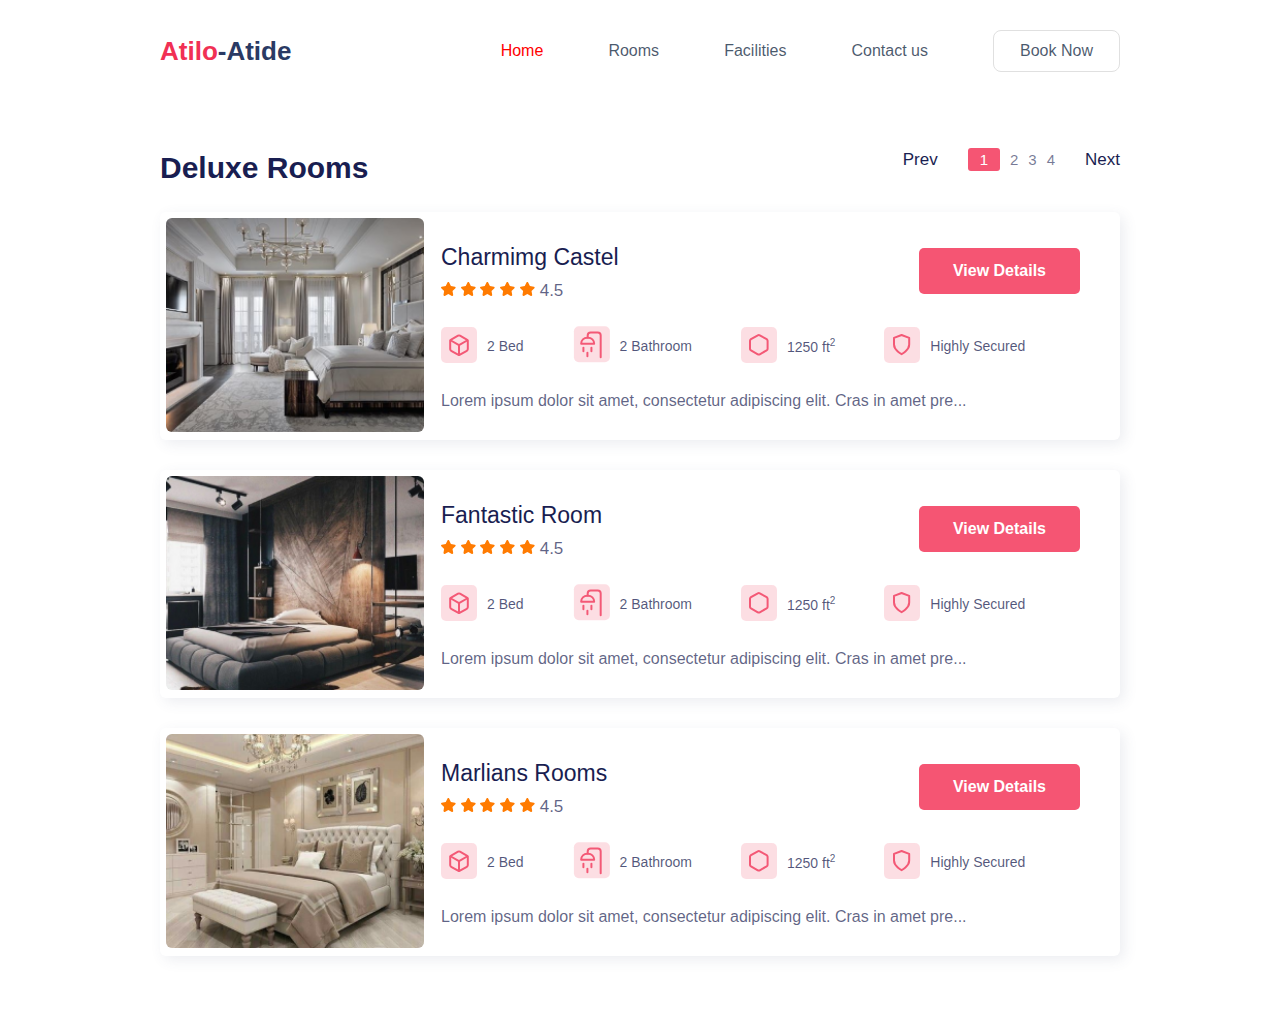
<file: rooms.html>
<!DOCTYPE html>
<html lang="en">
<head>
    <meta charset="UTF-8">
    <meta name="viewport" content="width=device-width, initial-scale=1.0">
    <link rel="stylesheet" href="./assets/css/style.css">
    <title>Rooms</title>
</head>
<body>

    <div class="body_">

        <nav>
            <div class="app_title_section">
                <h3><span>Atilo</span><span>-Atide</span></h3>
            </div>
            <div class="nav_tabs">
                <ul id="navTab">
                    <li ><a href="index.html" class="link_ active">Home</a></li>
                    <li><a href="./rooms.html" class="link_">Rooms</a></li>
                    <li><a href="./facility.html" class="link_">Facilities</a></li>
                    <li><a href="" class="link_">Contact us</a></li>
                    <li><a href="./rooms.html" class="link_">Book Now</a></li>
                </ul>
            </div>
        </nav>

        <div class="flex_u_2">
            <div class="_flex_start">
                <h2>Deluxe Rooms</h2>
            </div>
            <div class="_flex_end">
                <section class="paginator_">
                    <a href="">Prev</a>
                    <a href="" class="active">1</a>
                    <a href="">2</a>
                    <a href="">3</a>
                    <a href="">4</a>
                    <a href="">Next</a>
                </section>
            </div>
        </div>

        <div class="card__">
            <div class="card__flex">
                <div class="card__flex_img">
                    <img src="./assets/img/charming.png" alt="">
                </div>
                <div class="card__flex_details">
                    <div class="room_name">
                        <section class="name__">
                            <p>Charmimg Castel</p>
                            <span>
                                <svg width="15" height="14" viewBox="0 0 15 14" fill="none" xmlns="http://www.w3.org/2000/svg">
                                    <mask id="mask0" mask-type="alpha" maskUnits="userSpaceOnUse" x="0" y="0" width="15" height="14">
                                    <path d="M13.8843 4.62997L9.92743 4.05515L8.15713 0.469621C7.84726 -0.15654 6.8223 -0.15654 6.51242 0.469621L4.74304 4.05515L0.7853 4.62997C0.0362905 4.73906 -0.267164 5.66318 0.277404 6.19491L3.14142 8.98559L2.46576 12.9268C2.33832 13.6731 3.12309 14.2461 3.796 13.8931L7.33478 12.033L10.8745 13.894C11.5419 14.2433 12.3331 13.6795 12.2047 12.9277L11.529 8.98651L14.3931 6.19583C14.9367 5.66318 14.6333 4.73906 13.8843 4.62997Z" fill="black"/>
                                    </mask>
                                    <g mask="url(#mask0)">
                                    <path d="M13.8843 4.62997L9.92743 4.05515L8.15713 0.469621C7.84726 -0.15654 6.8223 -0.15654 6.51242 0.469621L4.74304 4.05515L0.7853 4.62997C0.0362905 4.73906 -0.267164 5.66318 0.277404 6.19491L3.14142 8.98559L2.46576 12.9268C2.33832 13.6731 3.12309 14.2461 3.796 13.8931L7.33478 12.033L10.8745 13.894C11.5419 14.2433 12.3331 13.6795 12.2047 12.9277L11.529 8.98651L14.3931 6.19583C14.9367 5.66318 14.6333 4.73906 13.8843 4.62997Z" fill="#7A869F"/>
                                    <rect x="-1" y="-3" width="17.073" height="18.3356" fill="#FF7B01"/>
                                    </g>
                                    </svg>
                            </span>
                            <span>
                                <svg width="15" height="14" viewBox="0 0 15 14" fill="none" xmlns="http://www.w3.org/2000/svg">
                                    <mask id="mask0" mask-type="alpha" maskUnits="userSpaceOnUse" x="0" y="0" width="15" height="14">
                                    <path d="M13.8843 4.62997L9.92743 4.05515L8.15713 0.469621C7.84726 -0.15654 6.8223 -0.15654 6.51242 0.469621L4.74304 4.05515L0.7853 4.62997C0.0362905 4.73906 -0.267164 5.66318 0.277404 6.19491L3.14142 8.98559L2.46576 12.9268C2.33832 13.6731 3.12309 14.2461 3.796 13.8931L7.33478 12.033L10.8745 13.894C11.5419 14.2433 12.3331 13.6795 12.2047 12.9277L11.529 8.98651L14.3931 6.19583C14.9367 5.66318 14.6333 4.73906 13.8843 4.62997Z" fill="black"/>
                                    </mask>
                                    <g mask="url(#mask0)">
                                    <path d="M13.8843 4.62997L9.92743 4.05515L8.15713 0.469621C7.84726 -0.15654 6.8223 -0.15654 6.51242 0.469621L4.74304 4.05515L0.7853 4.62997C0.0362905 4.73906 -0.267164 5.66318 0.277404 6.19491L3.14142 8.98559L2.46576 12.9268C2.33832 13.6731 3.12309 14.2461 3.796 13.8931L7.33478 12.033L10.8745 13.894C11.5419 14.2433 12.3331 13.6795 12.2047 12.9277L11.529 8.98651L14.3931 6.19583C14.9367 5.66318 14.6333 4.73906 13.8843 4.62997Z" fill="#7A869F"/>
                                    <rect x="-1" y="-3" width="17.073" height="18.3356" fill="#FF7B01"/>
                                    </g>
                                    </svg>
                            </span>
                            <span>
                                <svg width="15" height="14" viewBox="0 0 15 14" fill="none" xmlns="http://www.w3.org/2000/svg">
                                    <mask id="mask0" mask-type="alpha" maskUnits="userSpaceOnUse" x="0" y="0" width="15" height="14">
                                    <path d="M13.8843 4.62997L9.92743 4.05515L8.15713 0.469621C7.84726 -0.15654 6.8223 -0.15654 6.51242 0.469621L4.74304 4.05515L0.7853 4.62997C0.0362905 4.73906 -0.267164 5.66318 0.277404 6.19491L3.14142 8.98559L2.46576 12.9268C2.33832 13.6731 3.12309 14.2461 3.796 13.8931L7.33478 12.033L10.8745 13.894C11.5419 14.2433 12.3331 13.6795 12.2047 12.9277L11.529 8.98651L14.3931 6.19583C14.9367 5.66318 14.6333 4.73906 13.8843 4.62997Z" fill="black"/>
                                    </mask>
                                    <g mask="url(#mask0)">
                                    <path d="M13.8843 4.62997L9.92743 4.05515L8.15713 0.469621C7.84726 -0.15654 6.8223 -0.15654 6.51242 0.469621L4.74304 4.05515L0.7853 4.62997C0.0362905 4.73906 -0.267164 5.66318 0.277404 6.19491L3.14142 8.98559L2.46576 12.9268C2.33832 13.6731 3.12309 14.2461 3.796 13.8931L7.33478 12.033L10.8745 13.894C11.5419 14.2433 12.3331 13.6795 12.2047 12.9277L11.529 8.98651L14.3931 6.19583C14.9367 5.66318 14.6333 4.73906 13.8843 4.62997Z" fill="#7A869F"/>
                                    <rect x="-1" y="-3" width="17.073" height="18.3356" fill="#FF7B01"/>
                                    </g>
                                    </svg>
                            </span>
                            <span>
                                <svg width="15" height="14" viewBox="0 0 15 14" fill="none" xmlns="http://www.w3.org/2000/svg">
                                    <mask id="mask0" mask-type="alpha" maskUnits="userSpaceOnUse" x="0" y="0" width="15" height="14">
                                    <path d="M13.8843 4.62997L9.92743 4.05515L8.15713 0.469621C7.84726 -0.15654 6.8223 -0.15654 6.51242 0.469621L4.74304 4.05515L0.7853 4.62997C0.0362905 4.73906 -0.267164 5.66318 0.277404 6.19491L3.14142 8.98559L2.46576 12.9268C2.33832 13.6731 3.12309 14.2461 3.796 13.8931L7.33478 12.033L10.8745 13.894C11.5419 14.2433 12.3331 13.6795 12.2047 12.9277L11.529 8.98651L14.3931 6.19583C14.9367 5.66318 14.6333 4.73906 13.8843 4.62997Z" fill="black"/>
                                    </mask>
                                    <g mask="url(#mask0)">
                                    <path d="M13.8843 4.62997L9.92743 4.05515L8.15713 0.469621C7.84726 -0.15654 6.8223 -0.15654 6.51242 0.469621L4.74304 4.05515L0.7853 4.62997C0.0362905 4.73906 -0.267164 5.66318 0.277404 6.19491L3.14142 8.98559L2.46576 12.9268C2.33832 13.6731 3.12309 14.2461 3.796 13.8931L7.33478 12.033L10.8745 13.894C11.5419 14.2433 12.3331 13.6795 12.2047 12.9277L11.529 8.98651L14.3931 6.19583C14.9367 5.66318 14.6333 4.73906 13.8843 4.62997Z" fill="#7A869F"/>
                                    <rect x="-1" y="-3" width="17.073" height="18.3356" fill="#FF7B01"/>
                                    </g>
                                    </svg>
                            </span>
                            <span>
                                <svg width="15" height="14" viewBox="0 0 15 14" fill="none" xmlns="http://www.w3.org/2000/svg">
                                    <mask id="mask0" mask-type="alpha" maskUnits="userSpaceOnUse" x="0" y="0" width="15" height="14">
                                    <path d="M13.8843 4.62997L9.92743 4.05515L8.15713 0.469621C7.84726 -0.15654 6.8223 -0.15654 6.51242 0.469621L4.74304 4.05515L0.7853 4.62997C0.0362905 4.73906 -0.267164 5.66318 0.277404 6.19491L3.14142 8.98559L2.46576 12.9268C2.33832 13.6731 3.12309 14.2461 3.796 13.8931L7.33478 12.033L10.8745 13.894C11.5419 14.2433 12.3331 13.6795 12.2047 12.9277L11.529 8.98651L14.3931 6.19583C14.9367 5.66318 14.6333 4.73906 13.8843 4.62997Z" fill="black"/>
                                    </mask>
                                    <g mask="url(#mask0)">
                                    <path d="M13.8843 4.62997L9.92743 4.05515L8.15713 0.469621C7.84726 -0.15654 6.8223 -0.15654 6.51242 0.469621L4.74304 4.05515L0.7853 4.62997C0.0362905 4.73906 -0.267164 5.66318 0.277404 6.19491L3.14142 8.98559L2.46576 12.9268C2.33832 13.6731 3.12309 14.2461 3.796 13.8931L7.33478 12.033L10.8745 13.894C11.5419 14.2433 12.3331 13.6795 12.2047 12.9277L11.529 8.98651L14.3931 6.19583C14.9367 5.66318 14.6333 4.73906 13.8843 4.62997Z" fill="#7A869F"/>
                                    <rect x="-1" y="-3" width="17.073" height="18.3356" fill="#FF7B01"/>
                                    </g>
                                    </svg>
                            </span>
                            <span>4.5</span>
                        </section>
                        <a href="" class="view__" >View Details</a>
                    </div>

                    <div class="room_desc">
                        <section>
                            <span>
                                <svg width="36" height="36" viewBox="0 0 36 36" fill="none" xmlns="http://www.w3.org/2000/svg">
                                    <g opacity="0.8">
                                    <rect width="36" height="36" rx="5" fill="#F13054" fill-opacity="0.2"/>
                                    <path d="M26.8002 22.0868V14.2646C26.7998 13.9216 26.7093 13.5848 26.5377 13.2879C26.3661 12.991 26.1194 12.7445 25.8224 12.573L18.978 8.6619C18.6807 8.49026 18.3435 8.3999 18.0002 8.3999C17.6569 8.3999 17.3197 8.49026 17.0224 8.6619L10.178 12.573C9.88099 12.7445 9.63431 12.991 9.46269 13.2879C9.29107 13.5848 9.20055 13.9216 9.2002 14.2646V22.0868C9.20055 22.4297 9.29107 22.7665 9.46269 23.0634C9.63431 23.3603 9.88099 23.6069 10.178 23.7783L17.0224 27.6895C17.3197 27.8611 17.6569 27.9514 18.0002 27.9514C18.3435 27.9514 18.6807 27.8611 18.978 27.6895L25.8224 23.7783C26.1194 23.6069 26.3661 23.3603 26.5377 23.0634C26.7093 22.7665 26.7998 22.4297 26.8002 22.0868Z" stroke="#F13054" stroke-width="2" stroke-linecap="round" stroke-linejoin="round"/>
                                    <path d="M9.46289 13.2476L17.9989 18.1853L26.5349 13.2476" stroke="#F13054" stroke-width="2" stroke-linecap="round" stroke-linejoin="round"/>
                                    <path d="M18 28.0315V18.1755" stroke="#F13054" stroke-width="2" stroke-linecap="round" stroke-linejoin="round"/>
                                    </g>
                                    </svg>
                            </span>
                            <span>2 Bed</span>

                        </section>
                        <section>
                            <span>
                                <svg width="37" height="37" viewBox="0 0 37 37" fill="none" xmlns="http://www.w3.org/2000/svg">
                                    <g opacity="0.8">
                                    <rect x="0.923828" y="0.331543" width="36" height="36" rx="5" fill="#F13054" fill-opacity="0.2"/>
                                    <path d="M27.6875 31.1823V9.48071C27.6875 7.82386 26.3444 6.48071 24.6875 6.48071H17.6875C16.0306 6.48071 14.6875 7.82386 14.6875 9.48071V11.5617" stroke="#F13054" stroke-width="2" stroke-linecap="round" stroke-linejoin="round"/>
                                    <path d="M8.16016 17.644C8.16016 14.3303 10.8464 11.644 14.1602 11.644H15.1602C18.4739 11.644 21.1602 14.3303 21.1602 17.644V17.7164H8.16016V17.644Z" stroke="#F13054" stroke-width="2" stroke-linecap="round" stroke-linejoin="round"/>
                                    <line x1="10.4082" y1="21.634" x2="10.4082" y2="25.1371" stroke="#F13054" stroke-width="2" stroke-linecap="round" stroke-linejoin="round"/>
                                    <line x1="18.4082" y1="21.634" x2="18.4082" y2="25.1371" stroke="#F13054" stroke-width="2" stroke-linecap="round" stroke-linejoin="round"/>
                                    <line x1="14.4082" y1="26.6809" x2="14.4082" y2="30.184" stroke="#F13054" stroke-width="2" stroke-linecap="round" stroke-linejoin="round"/>
                                    </g>
                                </svg>
                                    
                            </span>
                            <span>2 Bathroom</span>

                        </section>
                        <section>
                            <span>
                                <svg width="36" height="36" viewBox="0 0 36 36" fill="none" xmlns="http://www.w3.org/2000/svg">
                                    <g opacity="0.8">
                                    <rect width="36" height="36" rx="5" fill="#F13054" fill-opacity="0.2"/>
                                    <path d="M26.6 21.6869V13.8647C26.5996 13.5217 26.5091 13.1849 26.3375 12.888C26.1659 12.5911 25.9192 12.3446 25.6222 12.1731L18.7778 8.26199C18.4805 8.09036 18.1433 8 17.8 8C17.4567 8 17.1195 8.09036 16.8222 8.26199L9.97778 12.1731C9.68079 12.3446 9.43411 12.5911 9.2625 12.888C9.09088 13.1849 9.00035 13.5217 9 13.8647V21.6869C9.00035 22.0298 9.09088 22.3666 9.2625 22.6635C9.43411 22.9604 9.68079 23.207 9.97778 23.3784L16.8222 27.2896C17.1195 27.4612 17.4567 27.5515 17.8 27.5515C18.1433 27.5515 18.4805 27.4612 18.7778 27.2896L25.6222 23.3784C25.9192 23.207 26.1659 22.9604 26.3375 22.6635C26.5091 22.3666 26.5996 22.0298 26.6 21.6869Z" stroke="#F13054" stroke-width="2" stroke-linecap="round" stroke-linejoin="round"/>
                                    </g>
                                    </svg>
                            </span>
                            <span>1250 ft<sup>2</sup> </p>

                        </section>
                        <section>
                            <span>
                                <svg width="36" height="36" viewBox="0 0 36 36" fill="none" xmlns="http://www.w3.org/2000/svg">
                                    <g opacity="0.8">
                                    <rect width="36" height="36" rx="5" fill="#F13054" fill-opacity="0.2"/>
                                    <path d="M17.6 27.2C17.6 27.2 25.2 23.36 25.2 17.6V10.88L17.6 8L10 10.88V17.6C10 23.36 17.6 27.2 17.6 27.2Z" stroke="#F13054" stroke-width="2" stroke-linecap="round" stroke-linejoin="round"/>
                                    </g>
                                    </svg>
                            </span>
                            <span>Highly Secured</span>

                        </section>
                    </div>

                    <div class="write_up">
                        <p>
                            Lorem ipsum dolor sit amet, consectetur adipiscing elit. Cras in amet pre...
                        </p>
                    </div>

                </div>
            </div>

        </div>

        <div class="card__">
            <div class="card__flex">
                <div class="card__flex_img">
                    <img src="./assets/img/fantastic.png" alt="">
                </div>
                <div class="card__flex_details">
                    <div class="room_name">
                        <section class="name__">
                            <p>Fantastic Room</p>
                            <span>
                                <svg width="15" height="14" viewBox="0 0 15 14" fill="none" xmlns="http://www.w3.org/2000/svg">
                                    <mask id="mask0" mask-type="alpha" maskUnits="userSpaceOnUse" x="0" y="0" width="15" height="14">
                                    <path d="M13.8843 4.62997L9.92743 4.05515L8.15713 0.469621C7.84726 -0.15654 6.8223 -0.15654 6.51242 0.469621L4.74304 4.05515L0.7853 4.62997C0.0362905 4.73906 -0.267164 5.66318 0.277404 6.19491L3.14142 8.98559L2.46576 12.9268C2.33832 13.6731 3.12309 14.2461 3.796 13.8931L7.33478 12.033L10.8745 13.894C11.5419 14.2433 12.3331 13.6795 12.2047 12.9277L11.529 8.98651L14.3931 6.19583C14.9367 5.66318 14.6333 4.73906 13.8843 4.62997Z" fill="black"/>
                                    </mask>
                                    <g mask="url(#mask0)">
                                    <path d="M13.8843 4.62997L9.92743 4.05515L8.15713 0.469621C7.84726 -0.15654 6.8223 -0.15654 6.51242 0.469621L4.74304 4.05515L0.7853 4.62997C0.0362905 4.73906 -0.267164 5.66318 0.277404 6.19491L3.14142 8.98559L2.46576 12.9268C2.33832 13.6731 3.12309 14.2461 3.796 13.8931L7.33478 12.033L10.8745 13.894C11.5419 14.2433 12.3331 13.6795 12.2047 12.9277L11.529 8.98651L14.3931 6.19583C14.9367 5.66318 14.6333 4.73906 13.8843 4.62997Z" fill="#7A869F"/>
                                    <rect x="-1" y="-3" width="17.073" height="18.3356" fill="#FF7B01"/>
                                    </g>
                                    </svg>
                            </span>
                            <span>
                                <svg width="15" height="14" viewBox="0 0 15 14" fill="none" xmlns="http://www.w3.org/2000/svg">
                                    <mask id="mask0" mask-type="alpha" maskUnits="userSpaceOnUse" x="0" y="0" width="15" height="14">
                                    <path d="M13.8843 4.62997L9.92743 4.05515L8.15713 0.469621C7.84726 -0.15654 6.8223 -0.15654 6.51242 0.469621L4.74304 4.05515L0.7853 4.62997C0.0362905 4.73906 -0.267164 5.66318 0.277404 6.19491L3.14142 8.98559L2.46576 12.9268C2.33832 13.6731 3.12309 14.2461 3.796 13.8931L7.33478 12.033L10.8745 13.894C11.5419 14.2433 12.3331 13.6795 12.2047 12.9277L11.529 8.98651L14.3931 6.19583C14.9367 5.66318 14.6333 4.73906 13.8843 4.62997Z" fill="black"/>
                                    </mask>
                                    <g mask="url(#mask0)">
                                    <path d="M13.8843 4.62997L9.92743 4.05515L8.15713 0.469621C7.84726 -0.15654 6.8223 -0.15654 6.51242 0.469621L4.74304 4.05515L0.7853 4.62997C0.0362905 4.73906 -0.267164 5.66318 0.277404 6.19491L3.14142 8.98559L2.46576 12.9268C2.33832 13.6731 3.12309 14.2461 3.796 13.8931L7.33478 12.033L10.8745 13.894C11.5419 14.2433 12.3331 13.6795 12.2047 12.9277L11.529 8.98651L14.3931 6.19583C14.9367 5.66318 14.6333 4.73906 13.8843 4.62997Z" fill="#7A869F"/>
                                    <rect x="-1" y="-3" width="17.073" height="18.3356" fill="#FF7B01"/>
                                    </g>
                                    </svg>
                            </span>
                            <span>
                                <svg width="15" height="14" viewBox="0 0 15 14" fill="none" xmlns="http://www.w3.org/2000/svg">
                                    <mask id="mask0" mask-type="alpha" maskUnits="userSpaceOnUse" x="0" y="0" width="15" height="14">
                                    <path d="M13.8843 4.62997L9.92743 4.05515L8.15713 0.469621C7.84726 -0.15654 6.8223 -0.15654 6.51242 0.469621L4.74304 4.05515L0.7853 4.62997C0.0362905 4.73906 -0.267164 5.66318 0.277404 6.19491L3.14142 8.98559L2.46576 12.9268C2.33832 13.6731 3.12309 14.2461 3.796 13.8931L7.33478 12.033L10.8745 13.894C11.5419 14.2433 12.3331 13.6795 12.2047 12.9277L11.529 8.98651L14.3931 6.19583C14.9367 5.66318 14.6333 4.73906 13.8843 4.62997Z" fill="black"/>
                                    </mask>
                                    <g mask="url(#mask0)">
                                    <path d="M13.8843 4.62997L9.92743 4.05515L8.15713 0.469621C7.84726 -0.15654 6.8223 -0.15654 6.51242 0.469621L4.74304 4.05515L0.7853 4.62997C0.0362905 4.73906 -0.267164 5.66318 0.277404 6.19491L3.14142 8.98559L2.46576 12.9268C2.33832 13.6731 3.12309 14.2461 3.796 13.8931L7.33478 12.033L10.8745 13.894C11.5419 14.2433 12.3331 13.6795 12.2047 12.9277L11.529 8.98651L14.3931 6.19583C14.9367 5.66318 14.6333 4.73906 13.8843 4.62997Z" fill="#7A869F"/>
                                    <rect x="-1" y="-3" width="17.073" height="18.3356" fill="#FF7B01"/>
                                    </g>
                                    </svg>
                            </span>
                            <span>
                                <svg width="15" height="14" viewBox="0 0 15 14" fill="none" xmlns="http://www.w3.org/2000/svg">
                                    <mask id="mask0" mask-type="alpha" maskUnits="userSpaceOnUse" x="0" y="0" width="15" height="14">
                                    <path d="M13.8843 4.62997L9.92743 4.05515L8.15713 0.469621C7.84726 -0.15654 6.8223 -0.15654 6.51242 0.469621L4.74304 4.05515L0.7853 4.62997C0.0362905 4.73906 -0.267164 5.66318 0.277404 6.19491L3.14142 8.98559L2.46576 12.9268C2.33832 13.6731 3.12309 14.2461 3.796 13.8931L7.33478 12.033L10.8745 13.894C11.5419 14.2433 12.3331 13.6795 12.2047 12.9277L11.529 8.98651L14.3931 6.19583C14.9367 5.66318 14.6333 4.73906 13.8843 4.62997Z" fill="black"/>
                                    </mask>
                                    <g mask="url(#mask0)">
                                    <path d="M13.8843 4.62997L9.92743 4.05515L8.15713 0.469621C7.84726 -0.15654 6.8223 -0.15654 6.51242 0.469621L4.74304 4.05515L0.7853 4.62997C0.0362905 4.73906 -0.267164 5.66318 0.277404 6.19491L3.14142 8.98559L2.46576 12.9268C2.33832 13.6731 3.12309 14.2461 3.796 13.8931L7.33478 12.033L10.8745 13.894C11.5419 14.2433 12.3331 13.6795 12.2047 12.9277L11.529 8.98651L14.3931 6.19583C14.9367 5.66318 14.6333 4.73906 13.8843 4.62997Z" fill="#7A869F"/>
                                    <rect x="-1" y="-3" width="17.073" height="18.3356" fill="#FF7B01"/>
                                    </g>
                                    </svg>
                            </span>
                            <span>
                                <svg width="15" height="14" viewBox="0 0 15 14" fill="none" xmlns="http://www.w3.org/2000/svg">
                                    <mask id="mask0" mask-type="alpha" maskUnits="userSpaceOnUse" x="0" y="0" width="15" height="14">
                                    <path d="M13.8843 4.62997L9.92743 4.05515L8.15713 0.469621C7.84726 -0.15654 6.8223 -0.15654 6.51242 0.469621L4.74304 4.05515L0.7853 4.62997C0.0362905 4.73906 -0.267164 5.66318 0.277404 6.19491L3.14142 8.98559L2.46576 12.9268C2.33832 13.6731 3.12309 14.2461 3.796 13.8931L7.33478 12.033L10.8745 13.894C11.5419 14.2433 12.3331 13.6795 12.2047 12.9277L11.529 8.98651L14.3931 6.19583C14.9367 5.66318 14.6333 4.73906 13.8843 4.62997Z" fill="black"/>
                                    </mask>
                                    <g mask="url(#mask0)">
                                    <path d="M13.8843 4.62997L9.92743 4.05515L8.15713 0.469621C7.84726 -0.15654 6.8223 -0.15654 6.51242 0.469621L4.74304 4.05515L0.7853 4.62997C0.0362905 4.73906 -0.267164 5.66318 0.277404 6.19491L3.14142 8.98559L2.46576 12.9268C2.33832 13.6731 3.12309 14.2461 3.796 13.8931L7.33478 12.033L10.8745 13.894C11.5419 14.2433 12.3331 13.6795 12.2047 12.9277L11.529 8.98651L14.3931 6.19583C14.9367 5.66318 14.6333 4.73906 13.8843 4.62997Z" fill="#7A869F"/>
                                    <rect x="-1" y="-3" width="17.073" height="18.3356" fill="#FF7B01"/>
                                    </g>
                                    </svg>
                            </span>
                            <span>4.5</span>
                        </section>
                        <a href="" class="view__" >View Details</a>
                    </div>

                    <div class="room_desc">
                        <section>
                            <span>
                                <svg width="36" height="36" viewBox="0 0 36 36" fill="none" xmlns="http://www.w3.org/2000/svg">
                                    <g opacity="0.8">
                                    <rect width="36" height="36" rx="5" fill="#F13054" fill-opacity="0.2"/>
                                    <path d="M26.8002 22.0868V14.2646C26.7998 13.9216 26.7093 13.5848 26.5377 13.2879C26.3661 12.991 26.1194 12.7445 25.8224 12.573L18.978 8.6619C18.6807 8.49026 18.3435 8.3999 18.0002 8.3999C17.6569 8.3999 17.3197 8.49026 17.0224 8.6619L10.178 12.573C9.88099 12.7445 9.63431 12.991 9.46269 13.2879C9.29107 13.5848 9.20055 13.9216 9.2002 14.2646V22.0868C9.20055 22.4297 9.29107 22.7665 9.46269 23.0634C9.63431 23.3603 9.88099 23.6069 10.178 23.7783L17.0224 27.6895C17.3197 27.8611 17.6569 27.9514 18.0002 27.9514C18.3435 27.9514 18.6807 27.8611 18.978 27.6895L25.8224 23.7783C26.1194 23.6069 26.3661 23.3603 26.5377 23.0634C26.7093 22.7665 26.7998 22.4297 26.8002 22.0868Z" stroke="#F13054" stroke-width="2" stroke-linecap="round" stroke-linejoin="round"/>
                                    <path d="M9.46289 13.2476L17.9989 18.1853L26.5349 13.2476" stroke="#F13054" stroke-width="2" stroke-linecap="round" stroke-linejoin="round"/>
                                    <path d="M18 28.0315V18.1755" stroke="#F13054" stroke-width="2" stroke-linecap="round" stroke-linejoin="round"/>
                                    </g>
                                    </svg>
                            </span>
                            <span>2 Bed</span>

                        </section>
                        <section>
                            <span>
                                <svg width="37" height="37" viewBox="0 0 37 37" fill="none" xmlns="http://www.w3.org/2000/svg">
                                    <g opacity="0.8">
                                    <rect x="0.923828" y="0.331543" width="36" height="36" rx="5" fill="#F13054" fill-opacity="0.2"/>
                                    <path d="M27.6875 31.1823V9.48071C27.6875 7.82386 26.3444 6.48071 24.6875 6.48071H17.6875C16.0306 6.48071 14.6875 7.82386 14.6875 9.48071V11.5617" stroke="#F13054" stroke-width="2" stroke-linecap="round" stroke-linejoin="round"/>
                                    <path d="M8.16016 17.644C8.16016 14.3303 10.8464 11.644 14.1602 11.644H15.1602C18.4739 11.644 21.1602 14.3303 21.1602 17.644V17.7164H8.16016V17.644Z" stroke="#F13054" stroke-width="2" stroke-linecap="round" stroke-linejoin="round"/>
                                    <line x1="10.4082" y1="21.634" x2="10.4082" y2="25.1371" stroke="#F13054" stroke-width="2" stroke-linecap="round" stroke-linejoin="round"/>
                                    <line x1="18.4082" y1="21.634" x2="18.4082" y2="25.1371" stroke="#F13054" stroke-width="2" stroke-linecap="round" stroke-linejoin="round"/>
                                    <line x1="14.4082" y1="26.6809" x2="14.4082" y2="30.184" stroke="#F13054" stroke-width="2" stroke-linecap="round" stroke-linejoin="round"/>
                                    </g>
                                </svg>
                                    
                            </span>
                            <span>2 Bathroom</span>

                        </section>
                        <section>
                            <span>
                                <svg width="36" height="36" viewBox="0 0 36 36" fill="none" xmlns="http://www.w3.org/2000/svg">
                                    <g opacity="0.8">
                                    <rect width="36" height="36" rx="5" fill="#F13054" fill-opacity="0.2"/>
                                    <path d="M26.6 21.6869V13.8647C26.5996 13.5217 26.5091 13.1849 26.3375 12.888C26.1659 12.5911 25.9192 12.3446 25.6222 12.1731L18.7778 8.26199C18.4805 8.09036 18.1433 8 17.8 8C17.4567 8 17.1195 8.09036 16.8222 8.26199L9.97778 12.1731C9.68079 12.3446 9.43411 12.5911 9.2625 12.888C9.09088 13.1849 9.00035 13.5217 9 13.8647V21.6869C9.00035 22.0298 9.09088 22.3666 9.2625 22.6635C9.43411 22.9604 9.68079 23.207 9.97778 23.3784L16.8222 27.2896C17.1195 27.4612 17.4567 27.5515 17.8 27.5515C18.1433 27.5515 18.4805 27.4612 18.7778 27.2896L25.6222 23.3784C25.9192 23.207 26.1659 22.9604 26.3375 22.6635C26.5091 22.3666 26.5996 22.0298 26.6 21.6869Z" stroke="#F13054" stroke-width="2" stroke-linecap="round" stroke-linejoin="round"/>
                                    </g>
                                    </svg>
                            </span>
                            <span>1250 ft<sup>2</sup> </p>

                        </section>
                        <section>
                            <span>
                                <svg width="36" height="36" viewBox="0 0 36 36" fill="none" xmlns="http://www.w3.org/2000/svg">
                                    <g opacity="0.8">
                                    <rect width="36" height="36" rx="5" fill="#F13054" fill-opacity="0.2"/>
                                    <path d="M17.6 27.2C17.6 27.2 25.2 23.36 25.2 17.6V10.88L17.6 8L10 10.88V17.6C10 23.36 17.6 27.2 17.6 27.2Z" stroke="#F13054" stroke-width="2" stroke-linecap="round" stroke-linejoin="round"/>
                                    </g>
                                    </svg>
                            </span>
                            <span>Highly Secured</span>

                        </section>
                    </div>

                    <div class="write_up">
                        <p>
                            Lorem ipsum dolor sit amet, consectetur adipiscing elit. Cras in amet pre...
                        </p>
                    </div>

                </div>
            </div>

        </div>

        <div class="card__">
            <div class="card__flex">
                <div class="card__flex_img">
                    <img src="./assets/img/marlians.png" alt="">
                </div>
                <div class="card__flex_details">
                    <div class="room_name">
                        <section class="name__">
                            <p>Marlians Rooms</p>
                            <span>
                                <svg width="15" height="14" viewBox="0 0 15 14" fill="none" xmlns="http://www.w3.org/2000/svg">
                                    <mask id="mask0" mask-type="alpha" maskUnits="userSpaceOnUse" x="0" y="0" width="15" height="14">
                                    <path d="M13.8843 4.62997L9.92743 4.05515L8.15713 0.469621C7.84726 -0.15654 6.8223 -0.15654 6.51242 0.469621L4.74304 4.05515L0.7853 4.62997C0.0362905 4.73906 -0.267164 5.66318 0.277404 6.19491L3.14142 8.98559L2.46576 12.9268C2.33832 13.6731 3.12309 14.2461 3.796 13.8931L7.33478 12.033L10.8745 13.894C11.5419 14.2433 12.3331 13.6795 12.2047 12.9277L11.529 8.98651L14.3931 6.19583C14.9367 5.66318 14.6333 4.73906 13.8843 4.62997Z" fill="black"/>
                                    </mask>
                                    <g mask="url(#mask0)">
                                    <path d="M13.8843 4.62997L9.92743 4.05515L8.15713 0.469621C7.84726 -0.15654 6.8223 -0.15654 6.51242 0.469621L4.74304 4.05515L0.7853 4.62997C0.0362905 4.73906 -0.267164 5.66318 0.277404 6.19491L3.14142 8.98559L2.46576 12.9268C2.33832 13.6731 3.12309 14.2461 3.796 13.8931L7.33478 12.033L10.8745 13.894C11.5419 14.2433 12.3331 13.6795 12.2047 12.9277L11.529 8.98651L14.3931 6.19583C14.9367 5.66318 14.6333 4.73906 13.8843 4.62997Z" fill="#7A869F"/>
                                    <rect x="-1" y="-3" width="17.073" height="18.3356" fill="#FF7B01"/>
                                    </g>
                                    </svg>
                            </span>
                            <span>
                                <svg width="15" height="14" viewBox="0 0 15 14" fill="none" xmlns="http://www.w3.org/2000/svg">
                                    <mask id="mask0" mask-type="alpha" maskUnits="userSpaceOnUse" x="0" y="0" width="15" height="14">
                                    <path d="M13.8843 4.62997L9.92743 4.05515L8.15713 0.469621C7.84726 -0.15654 6.8223 -0.15654 6.51242 0.469621L4.74304 4.05515L0.7853 4.62997C0.0362905 4.73906 -0.267164 5.66318 0.277404 6.19491L3.14142 8.98559L2.46576 12.9268C2.33832 13.6731 3.12309 14.2461 3.796 13.8931L7.33478 12.033L10.8745 13.894C11.5419 14.2433 12.3331 13.6795 12.2047 12.9277L11.529 8.98651L14.3931 6.19583C14.9367 5.66318 14.6333 4.73906 13.8843 4.62997Z" fill="black"/>
                                    </mask>
                                    <g mask="url(#mask0)">
                                    <path d="M13.8843 4.62997L9.92743 4.05515L8.15713 0.469621C7.84726 -0.15654 6.8223 -0.15654 6.51242 0.469621L4.74304 4.05515L0.7853 4.62997C0.0362905 4.73906 -0.267164 5.66318 0.277404 6.19491L3.14142 8.98559L2.46576 12.9268C2.33832 13.6731 3.12309 14.2461 3.796 13.8931L7.33478 12.033L10.8745 13.894C11.5419 14.2433 12.3331 13.6795 12.2047 12.9277L11.529 8.98651L14.3931 6.19583C14.9367 5.66318 14.6333 4.73906 13.8843 4.62997Z" fill="#7A869F"/>
                                    <rect x="-1" y="-3" width="17.073" height="18.3356" fill="#FF7B01"/>
                                    </g>
                                    </svg>
                            </span>
                            <span>
                                <svg width="15" height="14" viewBox="0 0 15 14" fill="none" xmlns="http://www.w3.org/2000/svg">
                                    <mask id="mask0" mask-type="alpha" maskUnits="userSpaceOnUse" x="0" y="0" width="15" height="14">
                                    <path d="M13.8843 4.62997L9.92743 4.05515L8.15713 0.469621C7.84726 -0.15654 6.8223 -0.15654 6.51242 0.469621L4.74304 4.05515L0.7853 4.62997C0.0362905 4.73906 -0.267164 5.66318 0.277404 6.19491L3.14142 8.98559L2.46576 12.9268C2.33832 13.6731 3.12309 14.2461 3.796 13.8931L7.33478 12.033L10.8745 13.894C11.5419 14.2433 12.3331 13.6795 12.2047 12.9277L11.529 8.98651L14.3931 6.19583C14.9367 5.66318 14.6333 4.73906 13.8843 4.62997Z" fill="black"/>
                                    </mask>
                                    <g mask="url(#mask0)">
                                    <path d="M13.8843 4.62997L9.92743 4.05515L8.15713 0.469621C7.84726 -0.15654 6.8223 -0.15654 6.51242 0.469621L4.74304 4.05515L0.7853 4.62997C0.0362905 4.73906 -0.267164 5.66318 0.277404 6.19491L3.14142 8.98559L2.46576 12.9268C2.33832 13.6731 3.12309 14.2461 3.796 13.8931L7.33478 12.033L10.8745 13.894C11.5419 14.2433 12.3331 13.6795 12.2047 12.9277L11.529 8.98651L14.3931 6.19583C14.9367 5.66318 14.6333 4.73906 13.8843 4.62997Z" fill="#7A869F"/>
                                    <rect x="-1" y="-3" width="17.073" height="18.3356" fill="#FF7B01"/>
                                    </g>
                                    </svg>
                            </span>
                            <span>
                                <svg width="15" height="14" viewBox="0 0 15 14" fill="none" xmlns="http://www.w3.org/2000/svg">
                                    <mask id="mask0" mask-type="alpha" maskUnits="userSpaceOnUse" x="0" y="0" width="15" height="14">
                                    <path d="M13.8843 4.62997L9.92743 4.05515L8.15713 0.469621C7.84726 -0.15654 6.8223 -0.15654 6.51242 0.469621L4.74304 4.05515L0.7853 4.62997C0.0362905 4.73906 -0.267164 5.66318 0.277404 6.19491L3.14142 8.98559L2.46576 12.9268C2.33832 13.6731 3.12309 14.2461 3.796 13.8931L7.33478 12.033L10.8745 13.894C11.5419 14.2433 12.3331 13.6795 12.2047 12.9277L11.529 8.98651L14.3931 6.19583C14.9367 5.66318 14.6333 4.73906 13.8843 4.62997Z" fill="black"/>
                                    </mask>
                                    <g mask="url(#mask0)">
                                    <path d="M13.8843 4.62997L9.92743 4.05515L8.15713 0.469621C7.84726 -0.15654 6.8223 -0.15654 6.51242 0.469621L4.74304 4.05515L0.7853 4.62997C0.0362905 4.73906 -0.267164 5.66318 0.277404 6.19491L3.14142 8.98559L2.46576 12.9268C2.33832 13.6731 3.12309 14.2461 3.796 13.8931L7.33478 12.033L10.8745 13.894C11.5419 14.2433 12.3331 13.6795 12.2047 12.9277L11.529 8.98651L14.3931 6.19583C14.9367 5.66318 14.6333 4.73906 13.8843 4.62997Z" fill="#7A869F"/>
                                    <rect x="-1" y="-3" width="17.073" height="18.3356" fill="#FF7B01"/>
                                    </g>
                                    </svg>
                            </span>
                            <span>
                                <svg width="15" height="14" viewBox="0 0 15 14" fill="none" xmlns="http://www.w3.org/2000/svg">
                                    <mask id="mask0" mask-type="alpha" maskUnits="userSpaceOnUse" x="0" y="0" width="15" height="14">
                                    <path d="M13.8843 4.62997L9.92743 4.05515L8.15713 0.469621C7.84726 -0.15654 6.8223 -0.15654 6.51242 0.469621L4.74304 4.05515L0.7853 4.62997C0.0362905 4.73906 -0.267164 5.66318 0.277404 6.19491L3.14142 8.98559L2.46576 12.9268C2.33832 13.6731 3.12309 14.2461 3.796 13.8931L7.33478 12.033L10.8745 13.894C11.5419 14.2433 12.3331 13.6795 12.2047 12.9277L11.529 8.98651L14.3931 6.19583C14.9367 5.66318 14.6333 4.73906 13.8843 4.62997Z" fill="black"/>
                                    </mask>
                                    <g mask="url(#mask0)">
                                    <path d="M13.8843 4.62997L9.92743 4.05515L8.15713 0.469621C7.84726 -0.15654 6.8223 -0.15654 6.51242 0.469621L4.74304 4.05515L0.7853 4.62997C0.0362905 4.73906 -0.267164 5.66318 0.277404 6.19491L3.14142 8.98559L2.46576 12.9268C2.33832 13.6731 3.12309 14.2461 3.796 13.8931L7.33478 12.033L10.8745 13.894C11.5419 14.2433 12.3331 13.6795 12.2047 12.9277L11.529 8.98651L14.3931 6.19583C14.9367 5.66318 14.6333 4.73906 13.8843 4.62997Z" fill="#7A869F"/>
                                    <rect x="-1" y="-3" width="17.073" height="18.3356" fill="#FF7B01"/>
                                    </g>
                                    </svg>
                            </span>
                            <span>4.5</span>
                        </section>
                        <a href="" class="view__" >View Details</a>
                    </div>

                    <div class="room_desc">
                        <section>
                            <span>
                                <svg width="36" height="36" viewBox="0 0 36 36" fill="none" xmlns="http://www.w3.org/2000/svg">
                                    <g opacity="0.8">
                                    <rect width="36" height="36" rx="5" fill="#F13054" fill-opacity="0.2"/>
                                    <path d="M26.8002 22.0868V14.2646C26.7998 13.9216 26.7093 13.5848 26.5377 13.2879C26.3661 12.991 26.1194 12.7445 25.8224 12.573L18.978 8.6619C18.6807 8.49026 18.3435 8.3999 18.0002 8.3999C17.6569 8.3999 17.3197 8.49026 17.0224 8.6619L10.178 12.573C9.88099 12.7445 9.63431 12.991 9.46269 13.2879C9.29107 13.5848 9.20055 13.9216 9.2002 14.2646V22.0868C9.20055 22.4297 9.29107 22.7665 9.46269 23.0634C9.63431 23.3603 9.88099 23.6069 10.178 23.7783L17.0224 27.6895C17.3197 27.8611 17.6569 27.9514 18.0002 27.9514C18.3435 27.9514 18.6807 27.8611 18.978 27.6895L25.8224 23.7783C26.1194 23.6069 26.3661 23.3603 26.5377 23.0634C26.7093 22.7665 26.7998 22.4297 26.8002 22.0868Z" stroke="#F13054" stroke-width="2" stroke-linecap="round" stroke-linejoin="round"/>
                                    <path d="M9.46289 13.2476L17.9989 18.1853L26.5349 13.2476" stroke="#F13054" stroke-width="2" stroke-linecap="round" stroke-linejoin="round"/>
                                    <path d="M18 28.0315V18.1755" stroke="#F13054" stroke-width="2" stroke-linecap="round" stroke-linejoin="round"/>
                                    </g>
                                    </svg>
                            </span>
                            <span>2 Bed</span>

                        </section>
                        <section>
                            <span>
                                <svg width="37" height="37" viewBox="0 0 37 37" fill="none" xmlns="http://www.w3.org/2000/svg">
                                    <g opacity="0.8">
                                    <rect x="0.923828" y="0.331543" width="36" height="36" rx="5" fill="#F13054" fill-opacity="0.2"/>
                                    <path d="M27.6875 31.1823V9.48071C27.6875 7.82386 26.3444 6.48071 24.6875 6.48071H17.6875C16.0306 6.48071 14.6875 7.82386 14.6875 9.48071V11.5617" stroke="#F13054" stroke-width="2" stroke-linecap="round" stroke-linejoin="round"/>
                                    <path d="M8.16016 17.644C8.16016 14.3303 10.8464 11.644 14.1602 11.644H15.1602C18.4739 11.644 21.1602 14.3303 21.1602 17.644V17.7164H8.16016V17.644Z" stroke="#F13054" stroke-width="2" stroke-linecap="round" stroke-linejoin="round"/>
                                    <line x1="10.4082" y1="21.634" x2="10.4082" y2="25.1371" stroke="#F13054" stroke-width="2" stroke-linecap="round" stroke-linejoin="round"/>
                                    <line x1="18.4082" y1="21.634" x2="18.4082" y2="25.1371" stroke="#F13054" stroke-width="2" stroke-linecap="round" stroke-linejoin="round"/>
                                    <line x1="14.4082" y1="26.6809" x2="14.4082" y2="30.184" stroke="#F13054" stroke-width="2" stroke-linecap="round" stroke-linejoin="round"/>
                                    </g>
                                </svg>
                                    
                            </span>
                            <span>2 Bathroom</span>

                        </section>
                        <section>
                            <span>
                                <svg width="36" height="36" viewBox="0 0 36 36" fill="none" xmlns="http://www.w3.org/2000/svg">
                                    <g opacity="0.8">
                                    <rect width="36" height="36" rx="5" fill="#F13054" fill-opacity="0.2"/>
                                    <path d="M26.6 21.6869V13.8647C26.5996 13.5217 26.5091 13.1849 26.3375 12.888C26.1659 12.5911 25.9192 12.3446 25.6222 12.1731L18.7778 8.26199C18.4805 8.09036 18.1433 8 17.8 8C17.4567 8 17.1195 8.09036 16.8222 8.26199L9.97778 12.1731C9.68079 12.3446 9.43411 12.5911 9.2625 12.888C9.09088 13.1849 9.00035 13.5217 9 13.8647V21.6869C9.00035 22.0298 9.09088 22.3666 9.2625 22.6635C9.43411 22.9604 9.68079 23.207 9.97778 23.3784L16.8222 27.2896C17.1195 27.4612 17.4567 27.5515 17.8 27.5515C18.1433 27.5515 18.4805 27.4612 18.7778 27.2896L25.6222 23.3784C25.9192 23.207 26.1659 22.9604 26.3375 22.6635C26.5091 22.3666 26.5996 22.0298 26.6 21.6869Z" stroke="#F13054" stroke-width="2" stroke-linecap="round" stroke-linejoin="round"/>
                                    </g>
                                    </svg>
                            </span>
                            <span>1250 ft<sup>2</sup> </p>

                        </section>
                        <section>
                            <span>
                                <svg width="36" height="36" viewBox="0 0 36 36" fill="none" xmlns="http://www.w3.org/2000/svg">
                                    <g opacity="0.8">
                                    <rect width="36" height="36" rx="5" fill="#F13054" fill-opacity="0.2"/>
                                    <path d="M17.6 27.2C17.6 27.2 25.2 23.36 25.2 17.6V10.88L17.6 8L10 10.88V17.6C10 23.36 17.6 27.2 17.6 27.2Z" stroke="#F13054" stroke-width="2" stroke-linecap="round" stroke-linejoin="round"/>
                                    </g>
                                    </svg>
                            </span>
                            <span>Highly Secured</span>

                        </section>
                    </div>

                    <div class="write_up">
                        <p>
                            Lorem ipsum dolor sit amet, consectetur adipiscing elit. Cras in amet pre...
                        </p>
                    </div>

                </div>
            </div>

        </div>
    
    
    
    </div>
    
    <script src="./assets/js/style.js"></script>
</body>
</html>
</file>
<file: assets/css/style.css>
/* http://meyerweb.com/eric/tools/css/reset/ 
   v2.0 | 20110126
   License: none (public domain)
*/
@font-face {
  font-family: dmSans;
  src: url(../fonts/DMSans-Medium.ttf);
}

html, body, div, span, applet, object, iframe,
h1, h2, h3, h4, h5, h6, p, blockquote, pre,
a, abbr, acronym, address, big, cite, code,
del, dfn, em, img, ins, kbd, q, s, samp,
small, strike, strong, sub, sup, tt, var,
b, u, i, center,
dl, dt, dd, ol, ul, li,
fieldset, form, label, legend,
table, caption, tbody, tfoot, thead, tr, th, td,
article, aside, canvas, details, embed,
figure, figcaption, footer, header, hgroup,
menu, nav, output, ruby, section, summary,
time, mark, audio, video {
  margin: 0;
  padding: 0;
  border: 0;
  font-size: 100%;
  font: inherit;
  vertical-align: baseline;
}

/* HTML5 display-role reset for older browsers */
article, aside, details, figcaption, figure,
footer, header, hgroup, menu, nav, section {
  display: block;
}

body {
  line-height: 1;
}

ol, ul {
  list-style: none;
}

blockquote, q {
  quotes: none;
}

blockquote:before, blockquote:after,
q:before, q:after {
  content: '';
  content: none;
}

table {
  border-collapse: collapse;
  border-spacing: 0;
}

html {
  font-size: 10px;
  font-family: 'DM Sans', sans-serif;
}

.body_ {
  background-color: #ffff;
  padding-left: 16rem;
  padding-right: 16rem;
  padding-top: 3.0rem;
  padding-bottom: 3.0rem;
}

nav {
  display: -webkit-box;
  display: -ms-flexbox;
  display: flex;
  -webkit-box-align: center;
      -ms-flex-align: center;
          align-items: center;
}

nav .app_title_section {
  width: calc(100% - 45%);
}

nav .app_title_section h3 {
  font-weight: bold;
  font-size: 26px;
}

nav .app_title_section h3 span:first-child {
  color: #F13054;
}

nav .app_title_section h3 span:last-child {
  color: #2A3A64;
}

nav .nav_tabs {
  width: 100%;
}

nav .nav_tabs ul {
  display: -webkit-box;
  display: -ms-flexbox;
  display: flex;
  list-style: none;
  -webkit-box-pack: justify;
      -ms-flex-pack: justify;
          justify-content: space-between;
  -webkit-box-align: center;
      -ms-flex-align: center;
          align-items: center;
}

nav .nav_tabs ul li a {
  text-decoration: none;
  font-style: normal;
  font-weight: 500;
  font-size: 16px;
  color: rgba(13, 36, 60, 0.75);
}

nav .nav_tabs ul li a.active {
  color: red;
}

nav .nav_tabs ul li:last-child {
  border: 1px solid #E0E0E0;
  -webkit-box-sizing: border-box;
          box-sizing: border-box;
  border-radius: 8px;
  padding: 1.2rem 2.6rem;
  color: #0D243C;
}

.__details__ {
  margin-top: 9.1rem;
  width: calc(100% - 41%);
}

.__details__ .content__left p {
  color: rgba(42, 58, 100, 0.7);
  font-style: normal;
  font-weight: 500;
  font-size: 16px;
}

.__details__ .content__left p:last-child {
  margin-top: 2.2rem;
  width: calc(100% - 40%);
  font-style: normal;
  font-weight: 500;
  font-size: 18px;
  line-height: 23px;
  text-align: justify;
  color: rgba(42, 58, 100, 0.7);
}

.__details__ .content__left h2 {
  font-style: normal;
  font-weight: bold;
  font-size: 60px;
  color: #2A3A64;
  font-style: normal;
  font-weight: bold;
  font-size: 60px;
  margin-top: 2.28rem;
  line-height: 116.6%;
}

.slider__ {
  margin-top: 5.5rem;
  width: calc(100% - 48%);
}

.slider__ > h4 {
  font-weight: bold;
  font-size: 18px;
  line-height: 23px;
  color: #191E51;
  margin-bottom: 2rem;
}

.slider__ figure {
  background: #FFFFFF;
  -webkit-box-shadow: 2px 4px 14px rgba(65, 82, 118, 0.1);
          box-shadow: 2px 4px 14px rgba(65, 82, 118, 0.1);
  border-radius: 6px;
  padding: 9.56px;
}

.slider__ figure .card_img {
  border-radius: 6px;
  margin-bottom: 1.5rem;
  overflow: hidden;
}

.slider__ figure h4 {
  font-style: normal;
  font-weight: 500;
  font-size: 14px;
  line-height: 1.8rem;
  margin-bottom: 14px;
  color: #191E51;
}

.slider__ figure span {
  font-weight: 500;
  font-size: 10px;
  color: rgba(65, 82, 118, 0.7);
}

.flex_u_2 {
  margin-top: 7.6rem;
  margin-bottom: 2.5rem;
  display: -webkit-box;
  display: -ms-flexbox;
  display: flex;
  -webkit-box-pack: justify;
      -ms-flex-pack: justify;
          justify-content: space-between;
}

._flex_start h2 {
  font-style: normal;
  font-weight: bold;
  font-size: 30px;
  line-height: 39px;
  color: #191E51;
}

._flex_end .paginator_ {
  display: -webkit-box;
  display: -ms-flexbox;
  display: flex;
  -webkit-box-align: center;
      -ms-flex-align: center;
          align-items: center;
}

._flex_end .paginator_ a {
  text-decoration: none;
  font-style: normal;
  font-weight: 500;
  font-size: 15px;
  color: rgba(25, 30, 81, 0.6);
  margin-left: 1rem;
}

._flex_end .paginator_ a:first-child {
  font-style: normal;
  font-weight: 500;
  font-size: 17px;
  color: #191E51;
  margin-right: 2rem;
}

._flex_end .paginator_ a:last-child {
  font-style: normal;
  font-weight: 500;
  font-size: 17px;
  color: #191E51;
  margin-right: unset;
}

._flex_end .paginator_ a:nth-child(5) {
  margin-right: 2rem;
}

._flex_end .paginator_ a.active {
  color: #ffffff;
  background: #F55573;
  border-radius: 3px;
  padding: 4px 12px;
}

.card__ {
  background: #FFFFFF;
  -webkit-box-shadow: 4px 4px 14px rgba(65, 82, 118, 0.1);
          box-shadow: 4px 4px 14px rgba(65, 82, 118, 0.1);
  border-radius: 6px;
  margin-bottom: 3rem;
}

.card__flex {
  display: -webkit-box;
  display: -ms-flexbox;
  display: flex;
  padding: 6px;
  padding-right: unset;
}

.card__flex_img {
  background: #FFFFFF;
  margin-right: 2.5rem;
  width: 25rem;
}

.card__flex_img img {
  width: 25.8rem;
  height: 21.4rem;
  border-radius: 6px;
}

.card__flex_details {
  width: 100%;
  padding-right: 4rem;
  padding-top: 2.4rem;
}

.card__flex_details .room_name {
  width: 100%;
  display: -webkit-box;
  display: -ms-flexbox;
  display: flex;
  -webkit-box-pack: justify;
      -ms-flex-pack: justify;
          justify-content: space-between;
  margin-bottom: 2.7rem;
}

.card__flex_details .room_name .name__ p {
  font-style: normal;
  font-weight: 500;
  font-size: 23px;
  line-height: 30px;
  color: #191E51;
  margin-bottom: 1rem;
}

.card__flex_details .room_name .name__ span {
  font-style: normal;
  font-weight: normal;
  font-size: 17px;
  color: rgba(25, 30, 81, 0.7);
}

.card__flex_details .room_name .view__ {
  text-decoration: none;
  font-weight: bold;
  font-size: 16px;
  color: #FFFFFF;
  background: #F55573;
  border-radius: 5px;
  padding: 15px 34px;
  display: -webkit-box;
  display: -ms-flexbox;
  display: flex;
  -ms-flex-item-align: center;
      align-self: center;
}

.card__flex_details .room_desc {
  display: -webkit-box;
  display: -ms-flexbox;
  display: flex;
  margin-bottom: 2.5rem;
}

.card__flex_details .room_desc section {
  display: -webkit-box;
  display: -ms-flexbox;
  display: flex;
  -webkit-box-align: center;
      -ms-flex-align: center;
          align-items: center;
  padding-right: 4.9rem;
}

.card__flex_details .room_desc section span:first-child {
  margin-right: 1rem;
}

.card__flex_details .room_desc section span:last-child {
  font-weight: 500;
  font-size: 14px;
  color: rgba(25, 30, 81, 0.75);
}

.card__flex_details .room_desc section span:last-child sup {
  font-size: 10px;
  vertical-align: super;
}

.card__flex_details .write_up p {
  font-weight: normal;
  font-size: 16px;
  line-height: 21px;
  color: rgba(25, 30, 81, 0.7);
}

.card__flex__ {
  display: -webkit-box;
  display: -ms-flexbox;
  display: flex;
  -webkit-box-pack: justify;
      -ms-flex-pack: justify;
          justify-content: space-between;
  gap: 30px;
}

.card_round {
  background: #FFFFFF;
  -webkit-box-shadow: 2px 4px 14px rgba(65, 82, 118, 0.1);
          box-shadow: 2px 4px 14px rgba(65, 82, 118, 0.1);
  border-radius: 6px;
  padding: 13px 15px;
  width: 230px;
}

.card_wrapper_ img {
  border-radius: 6px;
  width: 229px;
  height: 231px;
}

.card_wrapper_ h3 {
  margin-top: 16px;
  font-style: normal;
  font-weight: 500;
  font-size: 18px;
  line-height: 23px;
  color: #191E51;
  margin-bottom: 14px;
}

.card_wrapper_ section span {
  font-style: normal;
  font-weight: normal;
  font-size: 16px;
  line-height: 21px;
  color: rgba(25, 30, 81, 0.7);
}

.card_wrapper_ .view_details {
  width: 100%;
  display: -webkit-box;
  display: -ms-flexbox;
  display: flex;
  -webkit-box-pack: center;
      -ms-flex-pack: center;
          justify-content: center;
  margin-top: 1.8rem;
}

.card_wrapper_ .view_details a {
  text-decoration: none;
  font-style: normal;
  font-weight: bold;
  font-size: 16px;
  color: #FFFFFF;
  width: 100%;
  padding: 15px;
  background: #F55573;
  border-radius: 5px;
  text-align: center;
}
/*# sourceMappingURL=style.css.map */
</file>
